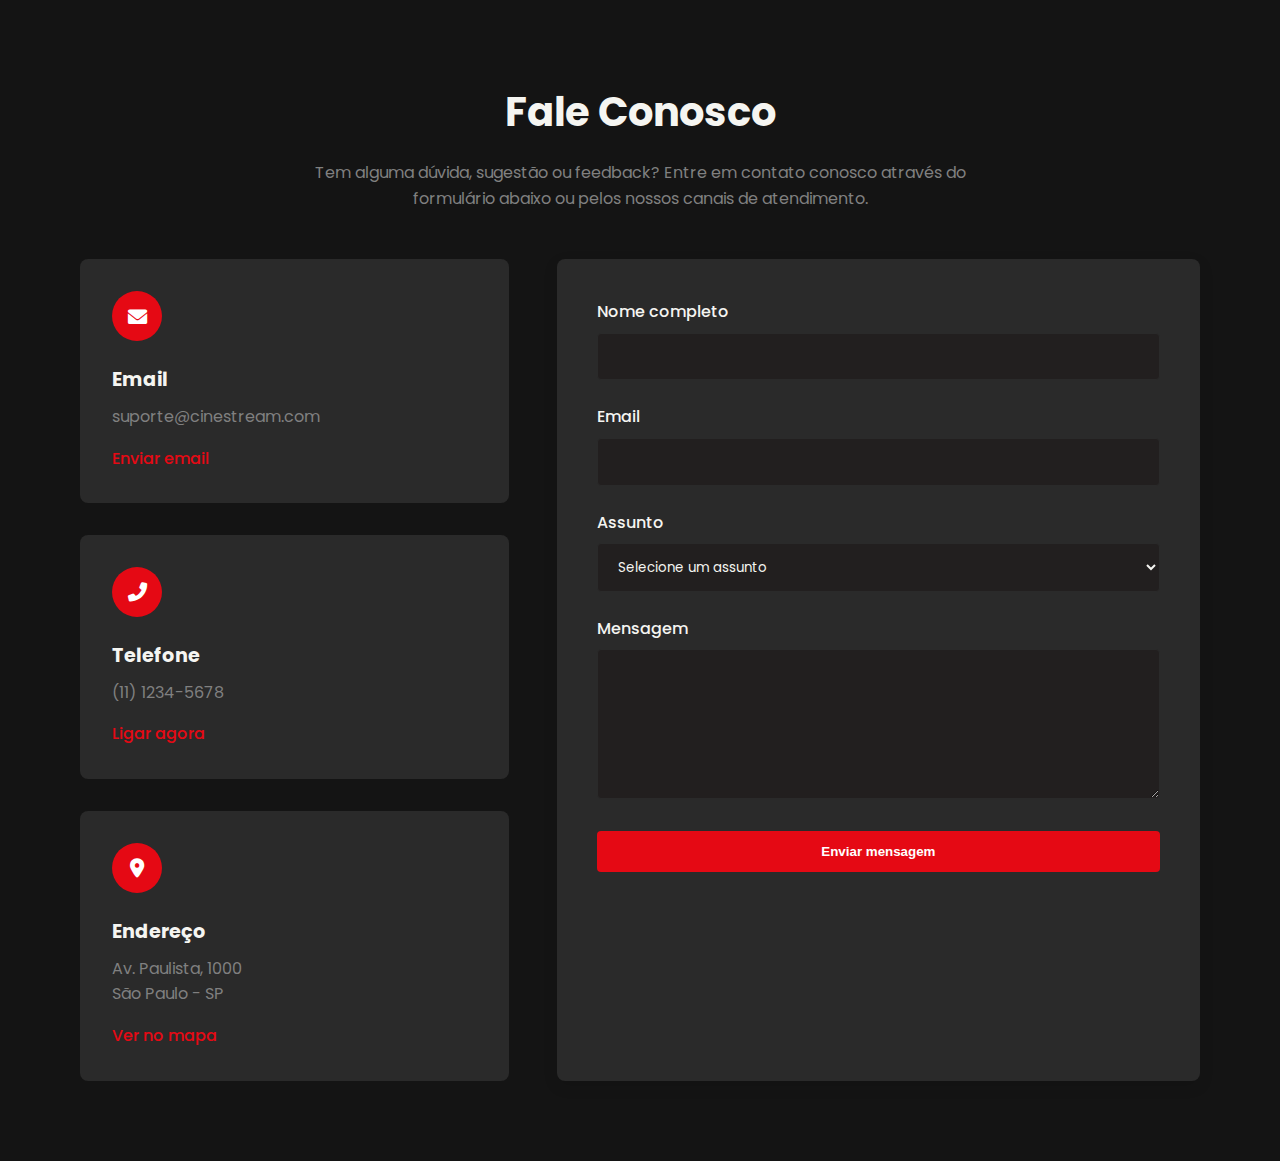
<file: view/contato.html>
<!DOCTYPE html>
<html lang="pt-BR">

<head>
    <meta charset="UTF-8">
    <meta name="viewport" content="width=device-width, initial-scale=1.0">
    <title>Contato | CineStream</title>
    <link rel="stylesheet" href="/styles/styles.css">
    <link rel="stylesheet" href="/styles/contato.css">
    <link href="https://fonts.googleapis.com/css2?family=Poppins:wght@300;400;600;700&display=swap" rel="stylesheet">
    <link rel="stylesheet" href="https://cdnjs.cloudflare.com/ajax/libs/font-awesome/6.0.0-beta3/css/all.min.css">
</head>

<body>
    <div class="container">
        <!-- Header (mesmo do index.html) -->

        <!-- Main Content -->
        <main class="contact-main">
            <div class="contact-container">
                <div class="contact-header">
                    <h1>Fale Conosco</h1>
                    <p>Tem alguma dúvida, sugestão ou feedback? Entre em contato conosco através do formulário abaixo ou
                        pelos nossos canais de atendimento.</p>
                </div>

                <div class="contact-content">
                    <div class="contact-info">
                        <div class="info-card">
                            <div class="info-icon">
                                <i class="fas fa-envelope"></i>
                            </div>
                            <h3>Email</h3>
                            <p>suporte@cinestream.com</p>
                            <a href="mailto:suporte@cinestream.com" class="info-link">Enviar email</a>
                        </div>

                        <div class="info-card">
                            <div class="info-icon">
                                <i class="fas fa-phone-alt"></i>
                            </div>
                            <h3>Telefone</h3>
                            <p>(11) 1234-5678</p>
                            <a href="tel:+551112345678" class="info-link">Ligar agora</a>
                        </div>

                        <div class="info-card">
                            <div class="info-icon">
                                <i class="fas fa-map-marker-alt"></i>
                            </div>
                            <h3>Endereço</h3>
                            <p>Av. Paulista, 1000<br>São Paulo - SP</p>
                            <a href="#" class="info-link">Ver no mapa</a>
                        </div>
                    </div>

                    <form class="contact-form">
                        <div class="form-group">
                            <label for="name">Nome completo</label>
                            <input type="text" id="name" name="name" required>
                        </div>

                        <div class="form-group">
                            <label for="email">Email</label>
                            <input type="email" id="email" name="email" required>
                        </div>

                        <div class="form-group">
                            <label for="subject">Assunto</label>
                            <select id="subject" name="subject" required>
                                <option value="" disabled selected>Selecione um assunto</option>
                                <option value="suporte">Suporte Técnico</option>
                                <option value="conta">Minha Conta</option>
                                <option value="sugestao">Sugestão</option>
                                <option value="outro">Outro</option>
                            </select>
                        </div>

                        <div class="form-group">
                            <label for="message">Mensagem</label>
                            <textarea id="message" name="message" rows="6" required></textarea>
                        </div>

                        <button type="submit" class="btn btn-primary btn-block">
                            Enviar mensagem
                        </button>
                    </form>
                </div>
            </div>
        </main>

        <!-- Footer (mesmo do index.html) -->
    </div>
</body>

</html>
</file>
<file: styles/contato.css>
/* Estilos específicos para a página de contato */

.contact-main {
    padding: 5rem;
    background-color: var(--dark);
}

.contact-container {
    max-width: 1200px;
    margin: 0 auto;
}

.contact-header {
    text-align: center;
    margin-bottom: 3rem;
}

.contact-header h1 {
    font-size: 2.5rem;
    margin-bottom: 1rem;
    color: var(--light);
}

.contact-header p {
    color: var(--gray);
    max-width: 700px;
    margin: 0 auto;
}

.contact-content {
    display: grid;
    grid-template-columns: 1fr 1.5fr;
    gap: 3rem;
}

.contact-info {
    display: grid;
    gap: 2rem;
}

.info-card {
    background-color: var(--gray-dark);
    border-radius: 8px;
    padding: 2rem;
    transition: var(--transition);
}

.info-card:hover {
    transform: translateY(-5px);
    box-shadow: 0 10px 20px rgba(0, 0, 0, 0.3);
}

.info-icon {
    width: 50px;
    height: 50px;
    background-color: var(--primary);
    border-radius: 50%;
    display: flex;
    align-items: center;
    justify-content: center;
    margin-bottom: 1.5rem;
    color: white;
    font-size: 1.2rem;
}

.info-card h3 {
    font-size: 1.2rem;
    margin-bottom: 0.5rem;
    color: var(--light);
}

.info-card p {
    color: var(--gray);
    margin-bottom: 1rem;
    line-height: 1.6;
}

.info-link {
    color: var(--primary);
    text-decoration: none;
    font-weight: 500;
    display: inline-flex;
    align-items: center;
    gap: 0.5rem;
    transition: var(--transition);
}

.info-link:hover {
    color: var(--primary-dark);
}

.contact-form {
    background-color: var(--gray-dark);
    border-radius: 8px;
    padding: 2.5rem;
    box-shadow: 0 5px 15px rgba(0, 0, 0, 0.1);
}

.form-group {
    margin-bottom: 1.5rem;
}

.form-group label {
    display: block;
    margin-bottom: 0.5rem;
    color: var(--light);
    font-weight: 500;
}

.form-group input,
.form-group select,
.form-group textarea {
    width: 100%;
    padding: 0.8rem 1rem;
    background-color: var(--secondary);
    border: 1px solid var(--gray-dark);
    border-radius: 4px;
    color: var(--light);
    font-family: 'Poppins', sans-serif;
    transition: var(--transition);
}

.form-group input:focus,
.form-group select:focus,
.form-group textarea:focus {
    outline: none;
    border-color: var(--primary);
    box-shadow: 0 0 0 2px rgba(229, 9, 20, 0.2);
}

.form-group textarea {
    resize: vertical;
    min-height: 150px;
}

.btn-block {
    width: 100%;
    justify-content: center;
}

/* Responsividade */
@media (max-width: 1200px) {
    .contact-main {
        padding: 3rem;
    }
}

@media (max-width: 992px) {
    .contact-content {
        grid-template-columns: 1fr;
    }

    .contact-info {
        grid-template-columns: repeat(3, 1fr);
    }
}

@media (max-width: 768px) {
    .contact-main {
        padding: 2rem;
    }

    .contact-header h1 {
        font-size: 2rem;
    }

    .contact-info {
        grid-template-columns: 1fr;
    }
}

@media (max-width: 576px) {
    .contact-main {
        padding: 1.5rem;
    }

    .contact-header h1 {
        font-size: 1.8rem;
    }

    .info-card {
        padding: 1.5rem;
    }

    .contact-form {
        padding: 1.5rem;
    }
}
</file>
<file: styles/styles.css>
/* Reset e Variáveis */
:root {
    --primary: #e50914;
    --primary-dark: #b00710;
    --secondary: #221f1f;
    --dark: #141414;
    --light: #f5f5f1;
    --gray: #808080;
    --gray-dark: #2a2a2a;
    --transition: all 0.3s ease;
}

* {
    margin: 0;
    padding: 0;
    box-sizing: border-box;
}

body {
    font-family: 'Poppins', sans-serif;
    background-color: var(--dark);
    color: var(--light);
    line-height: 1.6;
}

.container {
    display: grid;
    grid-template-areas:
        "header"
        "banner"
        "main"
        "footer";
    grid-template-rows: auto auto 1fr auto;
    min-height: 100vh;
}

/* Header Styles */
.header {
    grid-area: header;
    display: flex;
    justify-content: space-between;
    align-items: center;
    padding: 1.5rem 3rem;
    background-color: var(--secondary);
    position: sticky;
    top: 0;
    z-index: 1000;
    box-shadow: 0 2px 10px rgba(0, 0, 0, 0.5);
}

.logo {
    display: flex;
    align-items: center;
    gap: 1rem;
}


.logo-img {
    height: 40px; /* ou o tamanho que quiser */
    border-radius: 10px;
}

.logo-icon {
    display: flex;
    align-items: center;
    justify-content: center;
    width: 40px;
    height: 40px;
    background-color: var(--primary);
    color: white;
    font-weight: bold;
    border-radius: 4px;
}

.logo h1 {
    font-size: 1.8rem;
    font-weight: 700;
    background: linear-gradient(to right, var(--primary), #f5f5f1);
    -webkit-background-clip: text;
    -webkit-text-fill-color: transparent;
}

.navbar {
    display: flex;
    align-items: center;
    gap: 2rem;
}

.nav-links {
    display: flex;
    list-style: none;
    gap: 2rem;
}

.nav-links a {
    color: var(--light);
    text-decoration: none;
    font-weight: 500;
    transition: var(--transition);
    position: relative;
}

.nav-links a.active,
.nav-links a:hover {
    color: var(--primary);
}

.nav-links a.active::after {
    content: '';
    position: absolute;
    bottom: -5px;
    left: 0;
    width: 100%;
    height: 2px;
    background-color: var(--primary);
}

.search-box {
    display: flex;
    align-items: center;
    background-color: var(--gray-dark);
    border-radius: 4px;
    padding: 0.5rem;
}

.search-box input {
    background: transparent;
    border: none;
    color: white;
    padding: 0.5rem;
    width: 200px;
    outline: none;
}

.search-btn {
    background: none;
    border: none;
    cursor: pointer;
    padding: 0.5rem;
}

.user-avatar {
    width: 36px;
    height: 36px;
    background-color: var(--primary);
    color: white;
    border-radius: 50%;
    display: flex;
    align-items: center;
    justify-content: center;
    font-weight: bold;
    cursor: pointer;
}

/* Hero Banner */
.hero-banner {
    grid-area: banner;
    height: 80vh;
    background: linear-gradient(rgba(0, 0, 0, 0.5), rgba(0, 0, 0, 0.5)),
        url('../assets/images/banner-home.jpg') center/cover no-repeat;
    display: flex;
    align-items: center;
    padding: 0 5rem;
    position: relative;
}

.banner-overlay {
    position: absolute;
    top: 0;
    left: 0;
    width: 100%;
    height: 100%;
    background: linear-gradient(to top, var(--dark) 0%, transparent 100%);
    z-index: 0;
}

.banner-content {
    max-width: 600px;
    position: relative;
    z-index: 1;
}

.banner-content h2 {
    font-size: 3.5rem;
    margin-bottom: 1.5rem;
    line-height: 1.2;
}

.meta-info {
    display: flex;
    align-items: center;
    gap: 1rem;
    margin-bottom: 1.5rem;
    color: var(--light);
    font-size: 0.9rem;
}

.rating {
    color: #f5c518;
    font-weight: bold;
}

.age-rating {
    border: 1px solid var(--light);
    padding: 0.1rem 0.5rem;
    border-radius: 4px;
}

.description {
    margin-bottom: 2rem;
    font-size: 1.1rem;
    color: rgba(255, 255, 255, 0.9);
}

.action-buttons {
    display: flex;
    gap: 1rem;
}

.btn {
    padding: 0.8rem 1.5rem;
    border-radius: 4px;
    font-weight: 600;
    cursor: pointer;
    transition: var(--transition);
    display: flex;
    align-items: center;
    gap: 0.5rem;
}

.btn-primary {
    background-color: var(--primary);
    color: white;
    border: none;
}

.btn-primary:hover {
    background-color: var(--primary-dark);
}

.btn-secondary {
    background-color: rgba(109, 109, 110, 0.7);
    color: white;
    border: none;
}

.btn-secondary:hover {
    background-color: rgba(109, 109, 110, 0.9);
}

/* Main Content */
.main-content {
    grid-area: main;
    padding: 3rem 5rem;
}

.content-section {
    margin-bottom: 3rem;
}

.section-header {
    display: flex;
    justify-content: space-between;
    align-items: center;
    margin-bottom: 1.5rem;
}

.section-header h3 {
    font-size: 1.5rem;
    font-weight: 600;
}

.see-all {
    display: flex;
    align-items: center;
    gap: 0.5rem;
    color: var(--primary);
    text-decoration: none;
    font-weight: 500;
    transition: var(--transition);
}

.see-all:hover {
    color: var(--primary-dark);
}

.movies-grid {
    display: grid;
    grid-template-columns: repeat(auto-fill, minmax(200px, 1fr));
    gap: 1.5rem;
}

.movie-card {
    background-color: var(--gray-dark);
    border-radius: 8px;
    overflow: hidden;
    transition: transform 0.3s ease, box-shadow 0.3s ease;
}

.movie-card:hover {
    transform: translateY(-5px);
    box-shadow: 0 10px 20px rgba(0, 0, 0, 0.3);
}

.card-image {
    position: relative;
    height: 300px;
    overflow: hidden;
}

.card-image img {
    width: 100%;
    height: 100%;
    object-fit: cover;
    transition: transform 0.5s ease;
}

.movie-card:hover .card-image img {
    transform: scale(1.05);
}

.card-overlay {
    position: absolute;
    top: 0;
    left: 0;
    width: 100%;
    height: 100%;
    background: rgba(0, 0, 0, 0.7);
    display: flex;
    flex-direction: column;
    justify-content: center;
    align-items: center;
    gap: 1rem;
    opacity: 0;
    transition: opacity 0.3s ease;
}

.movie-card:hover .card-overlay {
    opacity: 1;
}

.play-btn {
    width: 50px;
    height: 50px;
    background-color: var(--primary);
    border: none;
    border-radius: 50%;
    display: flex;
    align-items: center;
    justify-content: center;
    cursor: pointer;
    transition: var(--transition);
}

.play-btn:hover {
    transform: scale(1.1);
    background-color: var(--primary-dark);
}

.details-btn {
    padding: 0.5rem 1rem;
    background-color: transparent;
    border: 1px solid white;
    border-radius: 4px;
    color: white;
    text-decoration: none;
    font-weight: 500;
    transition: var(--transition);
}

.details-btn:hover {
    background-color: rgba(255, 255, 255, 0.1);
}

.card-info {
    padding: 1rem;
}

.card-info h4 {
    margin-bottom: 0.5rem;
    font-size: 1rem;
    white-space: nowrap;
    overflow: hidden;
    text-overflow: ellipsis;
}

.card-meta {
    display: flex;
    align-items: center;
    gap: 0.5rem;
    color: var(--gray);
    font-size: 0.8rem;
}

/* Footer Styles */
.footer {
    grid-area: footer;
    background-color: var(--secondary);
    padding: 3rem 5rem 1.5rem;
}

.footer-content {
    display: grid;
    grid-template-columns: 1fr 2fr 1fr;
    gap: 3rem;
    margin-bottom: 2rem;
}

.footer-brand {
    display: flex;
    flex-direction: column;
    gap: 1rem;
}

.footer-brand p {
    color: var(--gray);
    font-size: 0.9rem;
}

.footer-links {
    display: grid;
    grid-template-columns: repeat(3, 1fr);
    gap: 2rem;
}

.links-column h4 {
    margin-bottom: 1rem;
    font-size: 1rem;
    color: var(--light);
}

.links-column ul {
    list-style: none;
}

.links-column li {
    margin-bottom: 0.8rem;
}

.links-column a {
    color: var(--gray);
    text-decoration: none;
    font-size: 0.9rem;
    transition: var(--transition);
}

.links-column a:hover {
    color: var(--primary);
}

.social-links {
    display: flex;
    justify-content: flex-end;
    gap: 1rem;
}

.social-icon {
    width: 40px;
    height: 40px;
    background-color: var(--gray-dark);
    border-radius: 50%;
    display: flex;
    padding: 40px;
    align-items: center;
    justify-content: center;
    transition: var(--transition);
}

.social-icon:hover {
    background-color: var(--primary);
    transform: translateY(-3px);
}

.footer-bottom {
    text-align: center;
    padding-top: 1.5rem;
    border-top: 1px solid var(--gray-dark);
    color: var(--gray);
    font-size: 0.8rem;
}

/* Responsividade */
@media (max-width: 1200px) {

    .hero-banner,
    .main-content,
    .footer {
        padding-left: 3rem;
        padding-right: 3rem;
    }

    .footer-content {
        grid-template-columns: 1fr;
        gap: 2rem;
    }

    .social-links {
        justify-content: flex-start;
    }
}

@media (max-width: 992px) {
    .header {
        flex-direction: column;
        gap: 1.5rem;
        padding: 1.5rem;
    }

    .navbar {
        width: 100%;
        justify-content: space-between;
    }

    .nav-links {
        gap: 1rem;
    }

    .search-box input {
        width: 150px;
    }

    .hero-banner {
        height: 70vh;
        padding: 0 2rem;
    }

    .banner-content h2 {
        font-size: 2.5rem;
    }

    .main-content {
        padding: 2rem;
    }

    .movies-grid {
        grid-template-columns: repeat(auto-fill, minmax(160px, 1fr));
    }
}

@media (max-width: 768px) {
    .hero-banner {
        height: 60vh;
    }

    .banner-content h2 {
        font-size: 2rem;
    }

    .footer-links {
        grid-template-columns: repeat(2, 1fr);
    }
}

@media (max-width: 576px) {
    .hero-banner {
        height: 80vh;
        align-items: flex-end;
        padding-bottom: 2rem;
    }

    .banner-content h2 {
        font-size: 1.8rem;
    }

    .action-buttons {
        flex-direction: column;
    }

    .btn {
        justify-content: center;
    }

    .movies-grid {
        grid-template-columns: repeat(auto-fill, minmax(120px, 1fr));
    }

    .footer-links {
        grid-template-columns: 1fr;
    }
}
</file>
